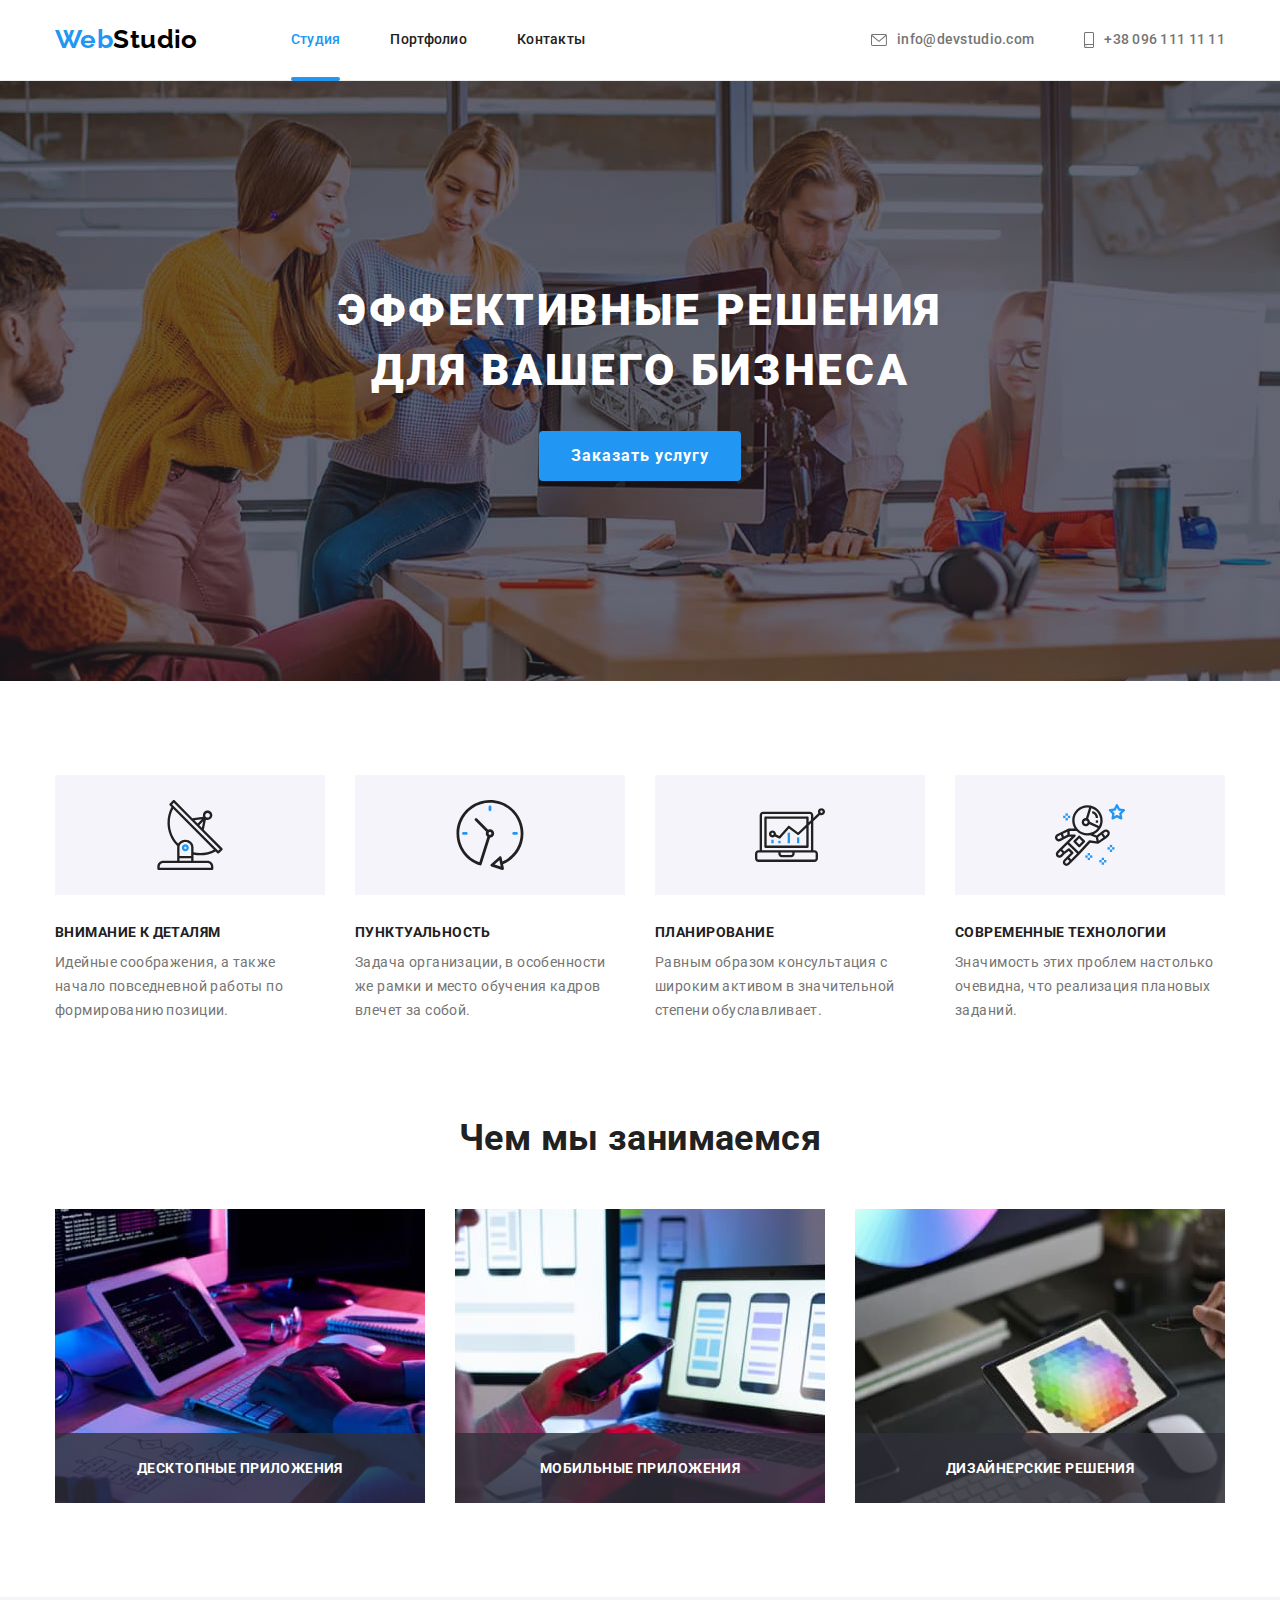
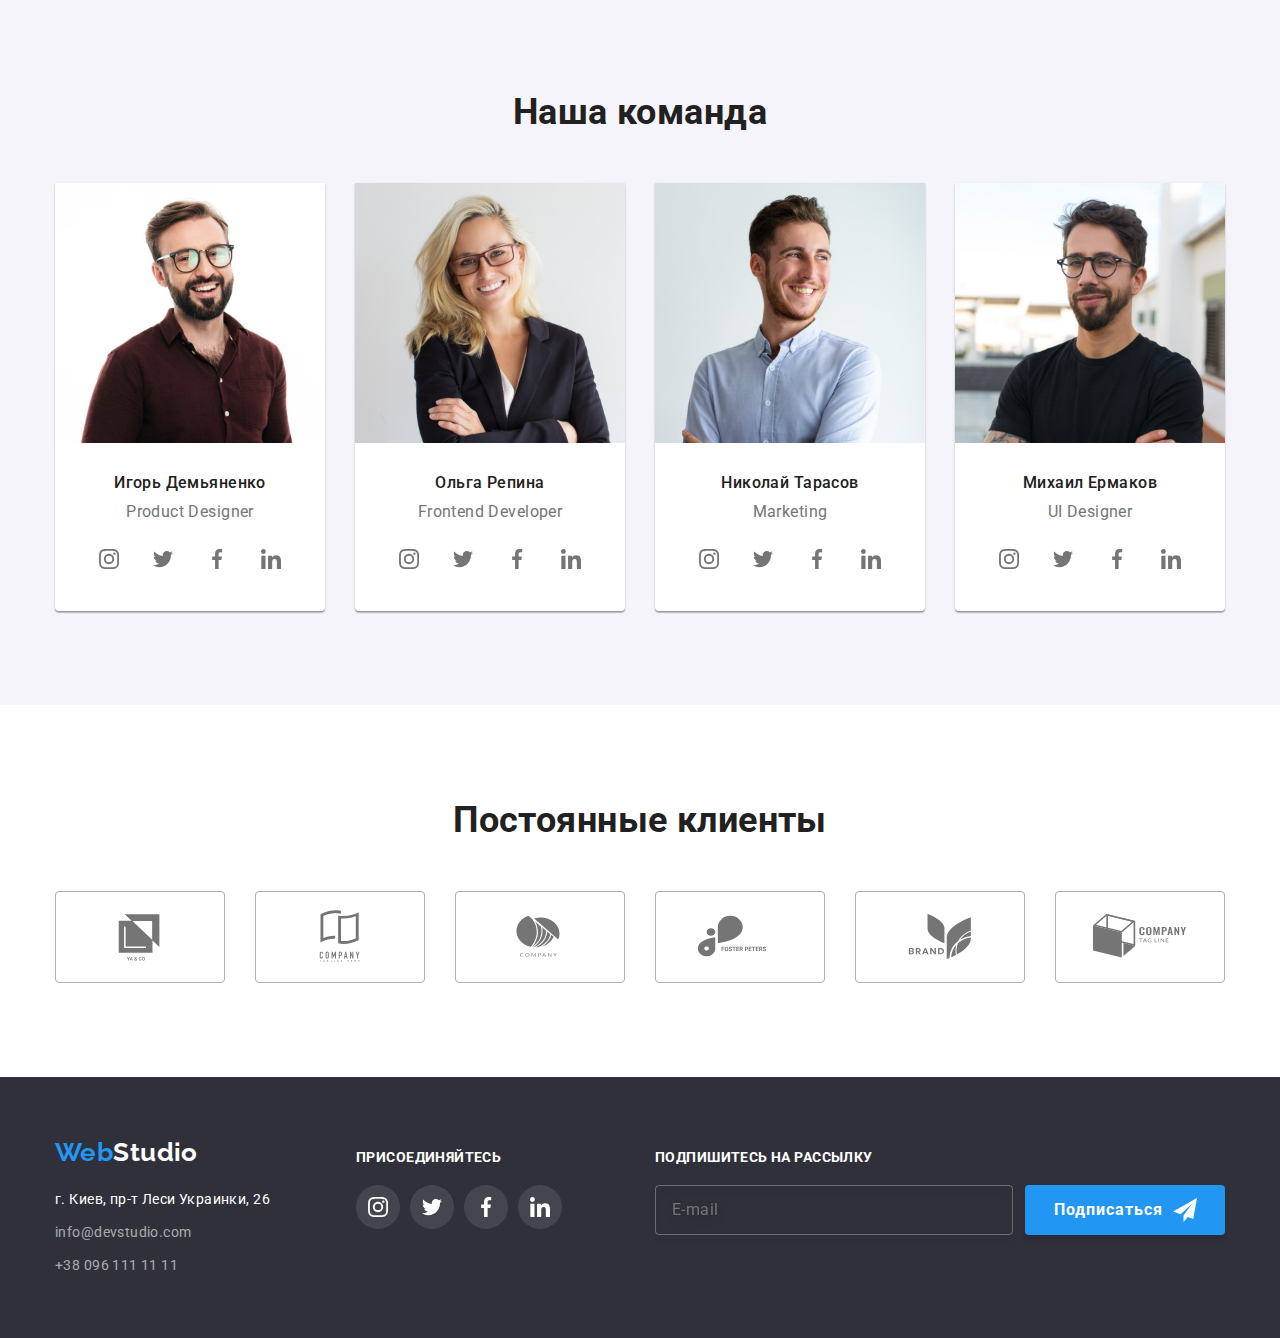
<file: index.html>
<!DOCTYPE html>
<html lang="ru">
  <head>
    <meta charset="UTF-8" />
    <meta http-equiv="X-UA-Compatible" content="IE=edge" />
    <meta name="viewport" content="width=device-width, initial-scale=1.0" />
    <title>Студия</title>
    <link
      rel="stylesheet"
      href="https://fonts.googleapis.com/css2?family=Raleway:wght@700&family=Roboto:wght@400;500;700;900&display=swap"
    />
    <link
      rel="stylesheet"
      href="https://cdnjs.cloudflare.com/ajax/libs/modern-normalize/1.1.0/modern-normalize.min.css"
    />
    <link rel="stylesheet" href="./css/styles.css" />
  </head>

  <body>
    <header class="page-header">
      <div class="container">
        <nav>
          <a class="logo link" href="./index.html"
            >Web<span class="accent">Studio</span></a
          >
          <ul class="site-nav list">
            <li class="item">
              <a class="link current" href="./index.html">Студия</a>
            </li>
            <li class="item">
              <a class="link" href="./portfolio.html">Портфолио</a>
            </li>
            <li class="item">
              <a class="link" href="">Контакты</a>
            </li>
          </ul>
        </nav>
        <ul class="auth-nav list">
          <li class="item">
            <a class="link" href="mailto:info@devstudio.com">
              <svg class="icon-envelope" width="16" height="12">
                <use href="./images/sprite.svg#icon-envelope"></use>
              </svg>
              info@devstudio.com
            </a>
          </li>
          <li class="item">
            <a class="link" href="tel:+380961111111">
              <svg class="icon-smartphone" width="10" height="16">
                <use href="./images/sprite.svg#icon-smartphone"></use>
              </svg>
              +38 096 111 11 11
            </a>
          </li>
        </ul>
      </div>
    </header>

    <main>
      <section class="hero">
        <h1 class="hero-title">Эффективные решения для вашего бизнеса</h1>
        <button class="hero-button" type="button" data-modal-open>
          Заказать услугу
        </button>
      </section>
      <section class="section">
        <h2 class="section-title visually-hidden">Наши преимущества</h2>
        <ul class="advantages list container">
          <li class="item">
            <div class="icon-container">
              <svg width="70" height="70">
                <use href="./images/sprite.svg#icon-antenna"></use>
              </svg>
            </div>
            <h3 class="title">Внимание к деталям</h3>
            <p>
              Идейные соображения, а также начало повседневной работы по
              формированию позиции.
            </p>
          </li>
          <li class="item">
            <div class="icon-container">
              <svg width="70" height="70">
                <use href="./images/sprite.svg#icon-clock"></use>
              </svg>
            </div>
            <h3 class="title">Пунктуальность</h3>
            <p>
              Задача организации, в особенности же рамки и место обучения кадров
              влечет за собой.
            </p>
          </li>
          <li class="item">
            <div class="icon-container">
              <svg width="70" height="70">
                <use href="./images/sprite.svg#icon-diagram"></use>
              </svg>
            </div>
            <h3 class="title">Планирование</h3>
            <p>
              Равным образом консультация с широким активом в значительной
              степени обуславливает.
            </p>
          </li>
          <li class="item">
            <div class="icon-container">
              <svg width="70" height="70">
                <use href="./images/sprite.svg#icon-astronaut"></use>
              </svg>
            </div>
            <h3 class="title">Современные технологии</h3>
            <p>
              Значимость этих проблем настолько очевидна, что реализация
              плановых заданий.
            </p>
          </li>
        </ul>
      </section>
      <section class="section specialization">
        <div class="container">
          <h2 class="section-title">Чем мы занимаемся</h2>
          <ul class="list">
            <li class="item">
              <div class="thumb">
                <img
                  src="./images/img1.1.jpg"
                  alt="изображение программиста, работающего за своим столом в офисе, крупным планом"
                  width="370"
                />
                <h3 class="title">Десктопные приложения</h3>
              </div>
            </li>
            <li class="item">
              <div class="thumb">
                <img
                  src="./images/img1.2.jpg"
                  alt="веб-дизайнер со смартфоном в руке разрабатывает интерфейс мобильного приложения за своим ноутбуком, крупным планом"
                  width="370"
                />
                <h3 class="title">Мобильные приложения</h3>
              </div>
            </li>
            <li class="item">
              <div class="thumb">
                <img
                  src="./images/img1.3.jpg"
                  alt="креативный веб-дизайнер выбирает цветовую гамму из палитры цветов на своём планшете, крупным планом"
                  width="370"
                />
                <h3 class="title">Дизайнерские решения</h3>
              </div>
            </li>
          </ul>
        </div>
      </section>
      <section class="section team">
        <div class="container">
          <h2 class="section-title">Наша команда</h2>
          <ul class="list">
            <li class="item">
              <img
                src="./images/img2.1.jpg"
                alt="фотография мужчины, улыбающийся шатен с лёгкой бородой и в очках"
                width="270"
              />
              <h3 class="title">Игорь Демьяненко</h3>
              <p class="position" lang="en">Product Designer</p>
              <ul class="social-link list">
                <li>
                  <a class="link" href="#" aria-label="instagramm link">
                    <svg class="icon" width="20" height="20">
                      <use href="./images/sprite.svg#icon-instagram"></use>
                    </svg>
                  </a>
                </li>
                <li>
                  <a class="link" href="#" aria-label="twitter-link">
                    <svg class="icon" width="20" height="20">
                      <use href="./images/sprite.svg#icon-twitter"></use>
                    </svg>
                  </a>
                </li>
                <li>
                  <a class="link" href="#" aria-label="facebook link">
                    <svg class="icon" width="20" height="20">
                      <use href="./images/sprite.svg#icon-facebook"></use>
                    </svg>
                  </a>
                </li>
                <li>
                  <a class="link" href="#" aria-label="linkedin link">
                    <svg class="icon" width="20" height="20">
                      <use href="./images/sprite.svg#icon-linkedin"></use>
                    </svg>
                  </a>
                </li>
              </ul>
            </li>
            <li class="item">
              <img
                src="./images/img2.2.jpg"
                alt="фотография женщины, улыбающаяся блондинка с длинными волосами и в очках"
                width="270"
              />
              <h3 class="title">Ольга Репина</h3>
              <p class="position" lang="en">Frontend Developer</p>
              <ul class="social-link list">
                <li>
                  <a class="link" href="#" aria-label="instagramm link">
                    <svg class="icon" width="20" height="20">
                      <use href="./images/sprite.svg#icon-instagram"></use>
                    </svg>
                  </a>
                </li>
                <li>
                  <a class="link" href="#" aria-label="twitter-link">
                    <svg class="icon" width="20" height="20">
                      <use href="./images/sprite.svg#icon-twitter"></use>
                    </svg>
                  </a>
                </li>
                <li>
                  <a class="link" href="#" aria-label="facebook link">
                    <svg class="icon" width="20" height="20">
                      <use href="./images/sprite.svg#icon-facebook"></use>
                    </svg>
                  </a>
                </li>
                <li>
                  <a class="link" href="#" aria-label="linkedin link">
                    <svg class="icon" width="20" height="20">
                      <use href="./images/sprite.svg#icon-linkedin"></use>
                    </svg>
                  </a>
                </li>
              </ul>
            </li>
            <li class="item">
              <img
                src="./images/img2.3.jpg"
                alt="фотография мужчины, улыбающийся шатен с бородой-щетиной"
                width="270"
              />
              <h3 class="title">Николай Тарасов</h3>
              <p class="position" lang="en">Marketing</p>
              <ul class="social-link list">
                <li>
                  <a class="link" href="#" aria-label="instagramm link">
                    <svg class="icon" width="20" height="20">
                      <use href="./images/sprite.svg#icon-instagram"></use>
                    </svg>
                  </a>
                </li>
                <li>
                  <a class="link" href="#" aria-label="twitter-link">
                    <svg class="icon" width="20" height="20">
                      <use href="./images/sprite.svg#icon-twitter"></use>
                    </svg>
                  </a>
                </li>
                <li>
                  <a class="link" href="#" aria-label="facebook link">
                    <svg class="icon" width="20" height="20">
                      <use href="./images/sprite.svg#icon-facebook"></use>
                    </svg>
                  </a>
                </li>
                <li>
                  <a class="link" href="#" aria-label="linkedin link">
                    <svg class="icon" width="20" height="20">
                      <use href="./images/sprite.svg#icon-linkedin"></use>
                    </svg>
                  </a>
                </li>
              </ul>
            </li>
            <li class="item">
              <img
                src="./images/img2.4.jpg"
                alt="фотография мужчины, улыбающийся брюнет с лёгкой бородой и в очках"
                width="270"
              />
              <h3 class="title">Михаил Ермаков</h3>
              <p class="position" lang="en">UI Designer</p>
              <ul class="social-link list">
                <li>
                  <a class="link" href="#" aria-label="instagramm link">
                    <svg class="icon" width="20" height="20">
                      <use href="./images/sprite.svg#icon-instagram"></use>
                    </svg>
                  </a>
                </li>
                <li>
                  <a class="link" href="#" aria-label="twitter-link">
                    <svg class="icon" width="20" height="20">
                      <use href="./images/sprite.svg#icon-twitter"></use>
                    </svg>
                  </a>
                </li>
                <li>
                  <a class="link" href="#" aria-label="facebook link">
                    <svg class="icon" width="20" height="20">
                      <use href="./images/sprite.svg#icon-facebook"></use>
                    </svg>
                  </a>
                </li>
                <li>
                  <a class="link" href="#" aria-label="linkedin link">
                    <svg class="icon" width="20" height="20">
                      <use href="./images/sprite.svg#icon-linkedin"></use>
                    </svg>
                  </a>
                </li>
              </ul>
            </li>
          </ul>
        </div>
      </section>
      <section class="section">
        <div class="container">
          <h2 class="section-title">Постоянные клиенты</h2>
          <ul class="clients list">
            <li class="item">
              <a class="link" href="" aria-label="ya and co link">
                <svg class="icon" width="106" height="60">
                  <use href="./images/sprite.svg#icon-logo-client1"></use>
                </svg>
              </a>
            </li>
            <li class="item">
              <a class="link" href="" aria-label="company tagline here link">
                <svg class="icon" width="106" height="60">
                  <use href="./images/sprite.svg#icon-logo-client2"></use>
                </svg>
              </a>
            </li>
            <li class="item">
              <a class="link" href="" aria-label="company link">
                <svg class="icon" width="106" height="60">
                  <use href="./images/sprite.svg#icon-logo-client3"></use>
                </svg>
              </a>
            </li>
            <li class="item">
              <a class="link" href="" aria-label="foster peters link">
                <svg class="icon" width="106" height="60">
                  <use href="./images/sprite.svg#icon-logo-client4"></use>
                </svg>
              </a>
            </li>
            <li class="item">
              <a class="link" href="" aria-label="brand link">
                <svg class="icon" width="106" height="60">
                  <use href="./images/sprite.svg#icon-logo-client5"></use>
                </svg>
              </a>
            </li>
            <li class="item">
              <a class="link" href="" aria-label="company tag line link">
                <svg class="icon" width="106" height="60">
                  <use href="./images/sprite.svg#icon-logo-client6"></use>
                </svg>
              </a>
            </li>
          </ul>
        </div>
      </section>
    </main>

    <footer class="page-footer">
      <div class="container">
        <div class="footer-adress-container">
          <a class="logo link" href="./index.html"
            >Web<span class="accent">Studio</span></a
          >
          <address>
            <ul class="list address-links">
              <li class="item">
                <a
                  class="link googlmaps"
                  href="https://goo.gl/maps/piqngm7oDQpEDh6u6"
                  target="_blank"
                  rel="noopener nofollow noreferrer"
                  >г. Киев, пр-т Леси Украинки, 26</a
                >
              </li>
              <li class="item">
                <a class="link contacts" href="mailto:info@devstudio.com"
                  >info@devstudio.com</a
                >
              </li>
              <li class="item">
                <a class="link contacts" href="tel:+380961111111"
                  >+38 096 111 11 11</a
                >
              </li>
            </ul>
          </address>
        </div>
        <div class="footer-join-container">
          <h2 class="title">присоединяйтесь</h2>
          <ul class="social-link list">
            <li>
              <a class="link" href="#" aria-label="instagramm link">
                <svg class="icon" width="20" height="20">
                  <use href="./images/sprite.svg#icon-instagram"></use>
                </svg>
              </a>
            </li>
            <li>
              <a class="link" href="#" aria-label="twitter-link">
                <svg class="icon" width="20" height="20">
                  <use href="./images/sprite.svg#icon-twitter"></use>
                </svg>
              </a>
            </li>
            <li>
              <a class="link" href="#" aria-label="facebook link">
                <svg class="icon" width="20" height="20">
                  <use href="./images/sprite.svg#icon-facebook"></use>
                </svg>
              </a>
            </li>
            <li>
              <a class="link" href="#" aria-label="linkedin link">
                <svg class="icon" width="20" height="20">
                  <use href="./images/sprite.svg#icon-linkedin"></use>
                </svg>
              </a>
            </li>
          </ul>
        </div>
        <form class="footer-subscribe-form js-subscribe-form">
          <label class="form-label">
            <input
              class="form-input"
              type="email"
              name="mail"
              placeholder="E-mail"
              autocomplete="on"
            />Подпишитесь на рассылку</label
          >

          <button class="footer-subscribe-button" type="submit">
            Подписаться
            <svg class="icon" width="24" height="24">
              <use href="./images/sprite.svg#icon-send"></use>
            </svg>
          </button>
        </form>
      </div>
    </footer>
    <div class="hero-backdrop is-hidden" data-modal>
      <div class="hero-modal">
        <button class="hero-data-close-modal" data-modal-close>
          <svg class="hero-data-close-modal-icon" width="18" height="18">
            <use href="./images/sprite.svg#icon-close"></use>
          </svg>
        </button>
        <form class="modal-form js-order-service-form">
          <strong class="title">Оставьте свои данные, мы вам перезвоним</strong>
          <div class="data-box">
            <label class="item">
              <input class="form-input" type="text" name="name" />
              <span class="form-label">Имя</span>
              <svg class="modal-form-data-icon" width="18" height="18">
                <use href="./images/sprite.svg#icon-person"></use>
              </svg>
            </label>
            <label class="item">
              <input class="form-input" type="tel" name="tel" />
              <span class="form-label">Телефон</span>
              <svg class="modal-form-data-icon" width="18" height="18">
                <use href="./images/sprite.svg#icon-phone"></use>
              </svg>
            </label>
            <label class="item">
              <input class="form-input" type="email" name="mail" />
              <span class="form-label">Почта</span>
              <svg class="modal-form-data-icon" width="18" height="18">
                <use href="./images/sprite.svg#icon-email"></use>
              </svg>
            </label>
          </div>
          <label class="form-message">
            <span class="form-label textarea">Комментарий</span>
            <textarea
              class="form-textarea"
              name="comment"
              rows="6"
              placeholder="Введите текст"
            ></textarea>
          </label>

          <label class="form-label agreement">
            <input
              class="checkbox visually-hidden"
              type="checkbox"
              name="agreement"
            />
            <span class="checkbox-icon"></span>
            <span>
              Соглашаюсь с рассылкой и принимаю
              <a class="agreement-link-modal" href="">Условия договора</a>
            </span>
          </label>
          <button class="modal-send-button" type="submit">Отправить</button>
        </form>
      </div>
    </div>
    <script src="./js/modal.js"></script>
    <script src="./js/footer.js"></script>
  </body>
</html>
</file>
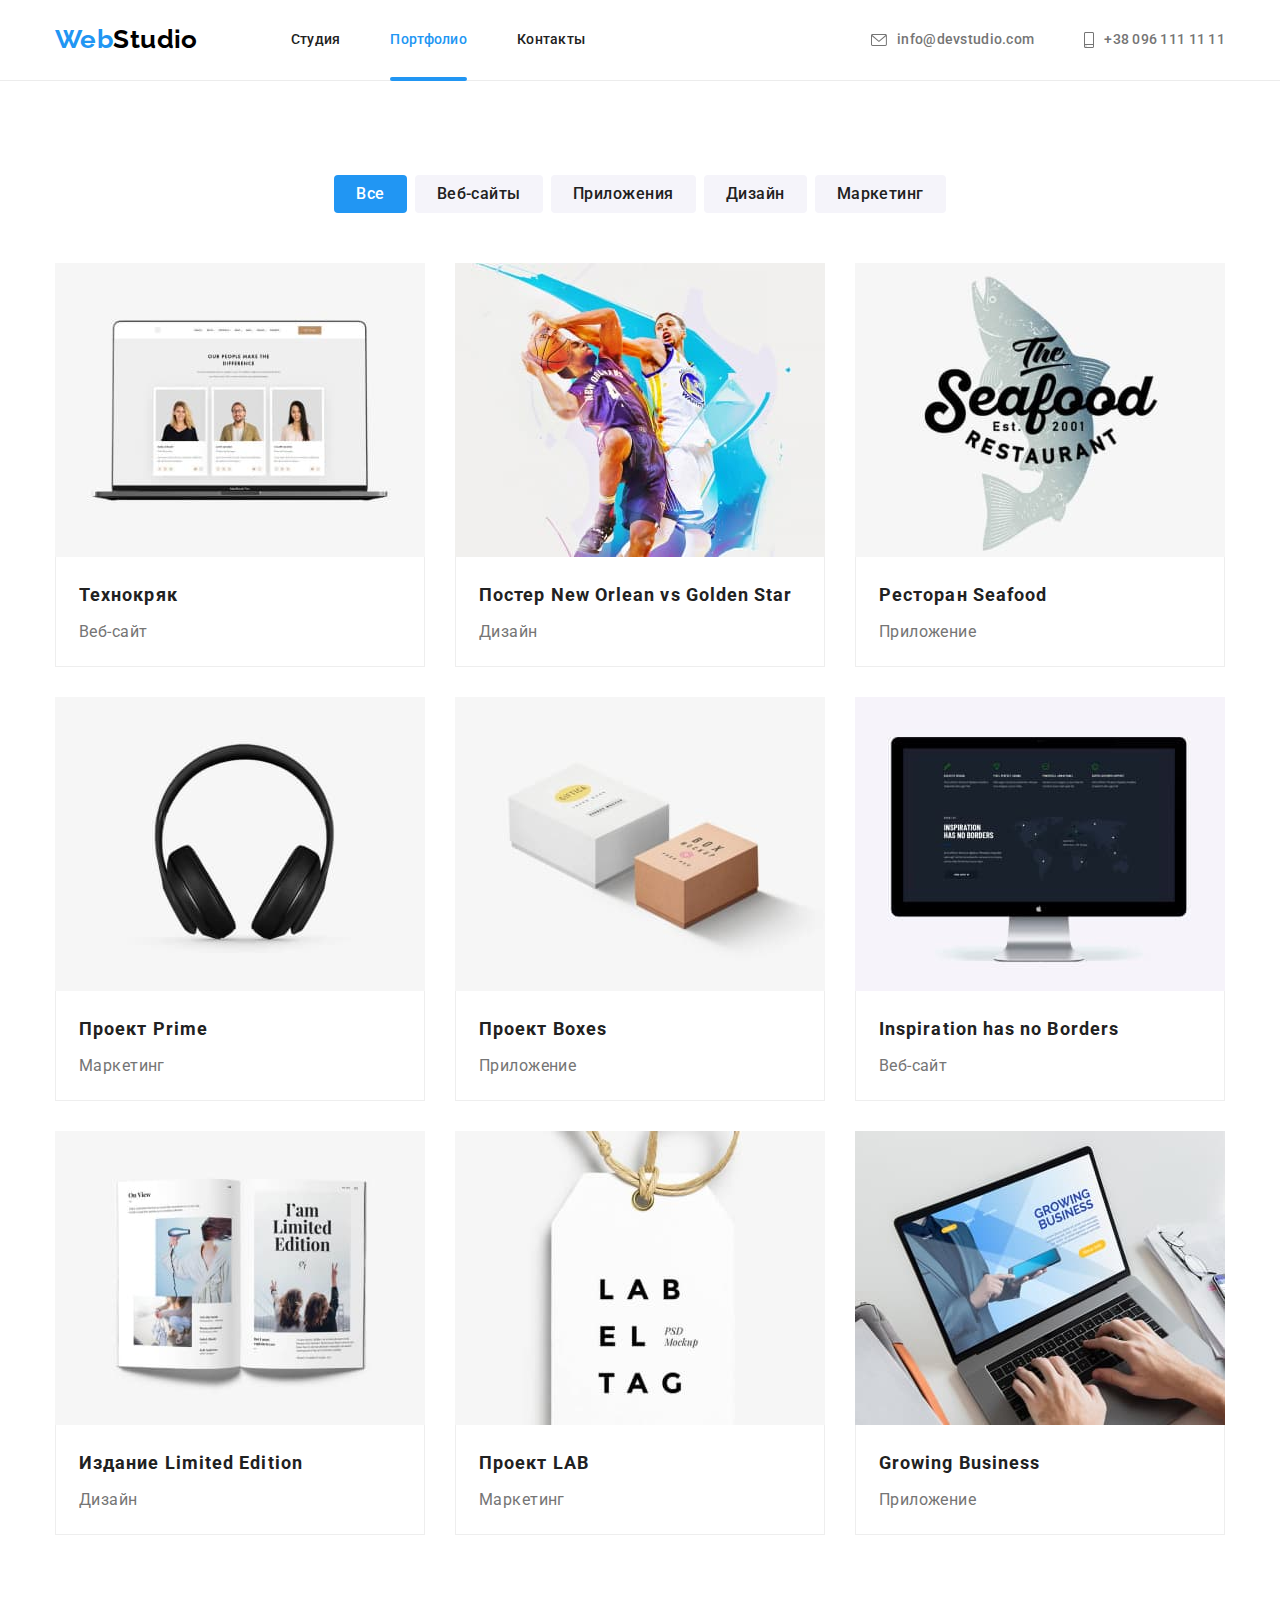
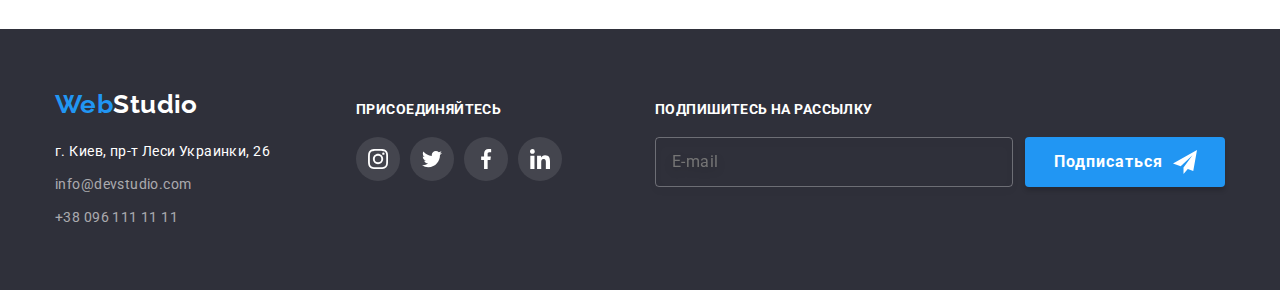
<file: portfolio.html>
<!DOCTYPE html>
<html lang="ru">
  <head>
    <meta charset="UTF-8" />
    <meta http-equiv="X-UA-Compatible" content="IE=edge" />
    <meta name="viewport" content="width=device-width, initial-scale=1.0" />
    <title>Портфолио</title>
    <link
      rel="stylesheet"
      href="https://fonts.googleapis.com/css2?family=Raleway:wght@700&family=Roboto:wght@400;500;700;900&display=swap"
    />
    <link
      rel="stylesheet"
      href="https://cdnjs.cloudflare.com/ajax/libs/modern-normalize/1.1.0/modern-normalize.min.css"
    />
    <link rel="stylesheet" href="./css/styles.css" />
  </head>

  <body>
    <header class="page-header">
      <div class="container">
        <nav>
          <a class="logo link" href="./index.html"
            >Web<span class="accent">Studio</span></a
          >
          <ul class="site-nav list">
            <li class="item">
              <a class="link" href="./index.html">Студия</a>
            </li>
            <li class="item">
              <a class="link current" href="./portfolio.html">Портфолио</a>
            </li>
            <li class="item">
              <a class="link" href="">Контакты</a>
            </li>
          </ul>
        </nav>
        <ul class="auth-nav list">
          <li class="item">
            <a class="link" href="mailto:info@devstudio.com">
              <svg class="icon-envelope" width="16" height="12">
                <use href="./images/sprite.svg#icon-envelope"></use>
              </svg>
              info@devstudio.com
            </a>
          </li>
          <li class="item">
            <a class="link" href="tel:+380961111111">
              <svg class="icon-smartphone" width="10" height="16">
                <use href="./images/sprite.svg#icon-smartphone"></use>
              </svg>
              +38 096 111 11 11
            </a>
          </li>
        </ul>
      </div>
    </header>

    <main class="portfolio">
      <section class="section">
        <div class="container">
          <h1 class="visually-hidden">Наши работы</h1>
          <ul class="portfolio-nav list">
            <li class="item">
              <button class="portfolio-nav-button see" type="button">
                Все
              </button>
            </li>
            <li class="item">
              <button class="portfolio-nav-button" type="button">
                Веб-сайты
              </button>
            </li>
            <li class="item">
              <button class="portfolio-nav-button" type="button">
                Приложения
              </button>
            </li>
            <li class="item">
              <button class="portfolio-nav-button" type="button">Дизайн</button>
            </li>
            <li class="item">
              <button class="portfolio-nav-button" type="button">
                Маркетинг
              </button>
            </li>
          </ul>
          <ul class="works list">
            <li class="item">
              <a class="link" href="">
                <div class="works-thumb">
                  <img
                    src="./images/img3.1.jpg"
                    alt="изображение макбука с красиво оформленным веб-сайтом на экране"
                    width="370"
                  />
                  <p class="works-overlay">
                    Ресурс предлагает комплексные предложения с разным уровнем
                    функционала и сервисов. Все это позволит посетителю получить
                    исчерпывающие сведения о компании или частном лице.
                  </p>
                </div>
                <div class="signature">
                  <h3 class="title">Технокряк</h3>
                  <p class="kind-of">Веб-сайт</p>
                </div>
              </a>
            </li>
            <li class="item">
              <a class="link" href="">
                <div class="works-thumb">
                  <img
                    src="./images/img3.2.jpg"
                    alt="изображение постера с баскетболистами, которые в прыжке борются за мяч"
                    width="370"
                  />
                  <p class="works-overlay">
                    Ресурс предлагает комплексные предложения с разным уровнем
                    функционала и сервисов. Все это позволит посетителю получить
                    исчерпывающие сведения о компании или частном лице.
                  </p>
                </div>
                <div class="signature">
                  <h3 class="title">Постер New Orlean vs Golden Star</h3>
                  <p class="kind-of">Дизайн</p>
                </div>
              </a>
            </li>
            <li class="item">
              <a class="link" href="">
                <div class="works-thumb">
                  <img
                    src="./images/img3.3.jpg"
                    alt="изображение красивой надписи c названием ресторана на фоне большой рыбы"
                    width="370"
                  />
                  <p class="works-overlay">
                    Ресурс предлагает комплексные предложения с разным уровнем
                    функционала и сервисов. Все это позволит посетителю получить
                    исчерпывающие сведения о компании или частном лице.
                  </p>
                </div>
                <div class="signature">
                  <h3 class="title">Ресторан Seafood</h3>
                  <p class="kind-of">Приложение</p>
                </div>
              </a>
            </li>
            <li class="item">
              <a class="link" href="">
                <div class="works-thumb">
                  <img
                    src="./images/img3.4.jpg"
                    alt="изображение наушников закрытого типа"
                    width="370"
                  />
                  <p class="works-overlay">
                    Ресурс предлагает комплексные предложения с разным уровнем
                    функционала и сервисов. Все это позволит посетителю получить
                    исчерпывающие сведения о компании или частном лице.
                  </p>
                </div>
                <div class="signature">
                  <h3 class="title">Проект Prime</h3>
                  <p class="kind-of">Маркетинг</p>
                </div>
              </a>
            </li>
            <li class="item">
              <a class="link" href="">
                <div class="works-thumb">
                  <img
                    src="./images/img3.5.jpg"
                    alt="изображение двух картонных коробок разной формы и цвета"
                    width="370"
                  />
                  <p class="works-overlay">
                    Ресурс предлагает комплексные предложения с разным уровнем
                    функционала и сервисов. Все это позволит посетителю получить
                    исчерпывающие сведения о компании или частном лице.
                  </p>
                </div>
                <div class="signature">
                  <h3 class="title">Проект Boxes</h3>
                  <p class="kind-of">Приложение</p>
                </div>
              </a>
            </li>
            <li class="item">
              <a class="link" href="">
                <div class="works-thumb">
                  <img
                    src="./images/img3.6.jpg"
                    alt="изображение красиво оформленного сайта на экране эппл ай мак"
                    width="370"
                  />
                  <p class="works-overlay">
                    Ресурс предлагает комплексные предложения с разным уровнем
                    функционала и сервисов. Все это позволит посетителю получить
                    исчерпывающие сведения о компании или частном лице.
                  </p>
                </div>
                <div class="signature">
                  <h3 class="title">Inspiration has no Borders</h3>
                  <p class="kind-of">Веб-сайт</p>
                </div>
              </a>
            </li>
            <li class="item">
              <a class="link" href="">
                <div class="works-thumb">
                  <img
                    src="./images/img3.7.jpg"
                    alt="изображение красиво свёрстанного журнала в развороте, с фотогравиями и статьями"
                    width="370"
                  />
                  <p class="works-overlay">
                    Ресурс предлагает комплексные предложения с разным уровнем
                    функционала и сервисов. Все это позволит посетителю получить
                    исчерпывающие сведения о компании или частном лице.
                  </p>
                </div>
                <div class="signature">
                  <h3 class="title">Издание Limited Edition</h3>
                  <p class="kind-of">Дизайн</p>
                </div>
              </a>
            </li>
            <li class="item">
              <a class="link" href="">
                <div class="works-thumb">
                  <img
                    src="./images/img3.8.jpg"
                    alt="изображение бирки с надписью на английском Лаб эль таг"
                    width="370"
                  />
                  <p class="works-overlay">
                    Ресурс предлагает комплексные предложения с разным уровнем
                    функционала и сервисов. Все это позволит посетителю получить
                    исчерпывающие сведения о компании или частном лице.
                  </p>
                </div>
                <div class="signature">
                  <h3 class="title">Проект LAB</h3>
                  <p class="kind-of">Маркетинг</p>
                </div>
              </a>
            </li>
            <li class="item">
              <a class="link" href="">
                <div class="works-thumb">
                  <img
                    src="./images/img3.9.jpg"
                    alt="изображение экрана ноутбука на котором открыт сайт приложения. Название которого на английском-Гроувин бизнесс"
                    width="370"
                  />
                  <p class="works-overlay">
                    Ресурс предлагает комплексные предложения с разным уровнем
                    функционала и сервисов. Все это позволит посетителю получить
                    исчерпывающие сведения о компании или частном лице.
                  </p>
                </div>
                <div class="signature">
                  <h3 class="title">Growing Business</h3>
                  <p class="kind-of">Приложение</p>
                </div>
              </a>
            </li>
          </ul>
        </div>
      </section>
    </main>

    <footer class="page-footer">
      <div class="container">
        <div class="footer-adress-container">
          <a class="logo link" href="./index.html"
            >Web<span class="accent">Studio</span></a
          >
          <address>
            <ul class="list address-links">
              <li class="item">
                <a
                  class="link googlmaps"
                  href="https://goo.gl/maps/piqngm7oDQpEDh6u6"
                  target="_blank"
                  rel="noopener nofollow noreferrer"
                  >г. Киев, пр-т Леси Украинки, 26</a
                >
              </li>
              <li class="item">
                <a class="link contacts" href="mailto:info@devstudio.com"
                  >info@devstudio.com</a
                >
              </li>
              <li class="item">
                <a class="link contacts" href="tel:+380961111111"
                  >+38 096 111 11 11</a
                >
              </li>
            </ul>
          </address>
        </div>
        <div class="footer-join-container">
          <h2 class="title">присоединяйтесь</h2>
          <ul class="social-link list">
            <li>
              <a class="link" href="#" aria-label="instagramm link">
                <svg class="icon" width="20" height="20">
                  <use href="./images/sprite.svg#icon-instagram"></use>
                </svg>
              </a>
            </li>
            <li>
              <a class="link" href="#" aria-label="twitter-link">
                <svg class="icon" width="20" height="20">
                  <use href="./images/sprite.svg#icon-twitter"></use>
                </svg>
              </a>
            </li>
            <li>
              <a class="link" href="#" aria-label="facebook link">
                <svg class="icon" width="20" height="20">
                  <use href="./images/sprite.svg#icon-facebook"></use>
                </svg>
              </a>
            </li>
            <li>
              <a class="link" href="#" aria-label="linkedin link">
                <svg class="icon" width="20" height="20">
                  <use href="./images/sprite.svg#icon-linkedin"></use>
                </svg>
              </a>
            </li>
          </ul>
        </div>
        <form class="footer-subscribe-form js-subscribe-form">
          <label class="form-label">
            <input
              class="form-input"
              type="email"
              name="mail"
              placeholder="E-mail"
              autocomplete="on"
            />Подпишитесь на рассылку</label
          >

          <button class="footer-subscribe-button" type="submit">
            Подписаться
            <svg class="icon" width="24" height="24">
              <use href="./images/sprite.svg#icon-send"></use>
            </svg>
          </button>
        </form>
      </div>
    </footer>
  </body>
</html>
</file>
<file: css/styles.css>
:root {
  --animation-works-overlay: transform 250ms cubic-bezier(0.4, 0, 0.2, 1),
    opacity 250ms cubic-bezier(0.4, 0, 0.2, 1);
  --transition-duration: 250ms;
  --transition-duration-modal: 950ms;
  --transition-timing-function: cubic-bezier(0.4, 0, 0.2, 1);

  --primary-bg-color: #ffffff;
  --footer-bg-color: #2f303a;
  --footer-logo-accent-color: #ffffff;
  --footer-social-link-color: rgba(255, 255, 255, 0.1);
  --advantages-icon-bg-color: #f5f4fa;
  --section-team-bg-color: #f5f4fa;
  --hero-bg-color: #2f303a;
  --hero-title-color: #ffffff;
  --button-active-text-color: #ffffff;
  --primary-text-color: #757575;
  --title-text-color: #212121;
  --accent-blue-color: #2196f3;
  --accent-black-color: #000000;
  --address-links-color: rgba(255, 255, 255, 0.6);
  --portfolio-button-bg-color: #f5f4fa;
  --header-border-color: #ececec;
  --signature-works-border-color: #eeeeee;
  --icon-color: #afb1b8;
  --backdrop-bg-color: rgba(0, 0, 0, 0.2);
  --works-overlay-bg-color: rgba(33, 150, 243, 0.9);
  --placeholder-color: rgba(117, 117, 117, 0.5);
}

html {
  box-sizing: border-box;
}

h1,
h2,
h3,
h4,
h5,
h6,
p {
  margin-top: 0px;
}

p {
  margin-bottom: 0px;
}

.list {
  padding: 0px;
  margin: 0px;

  list-style: none;
}

.link {
  text-decoration: none;
  color: inherit;
}

img {
  display: block;
  max-width: 100%;
  height: auto;
}

address {
  font-style: normal;
}

body {
  background-color: var(--primary-bg-color);
  color: var(--primary-text-color);

  font-family: "Roboto", sans-serif;
  font-size: 14px;
  line-height: 1.71;
  letter-spacing: 0.03em;
}

.section {
  padding-top: 94px;
  padding-bottom: 94px;
}

button {
  font: inherit;
  border: none;

  cursor: pointer;
}

.visually-hidden {
  position: absolute;
  width: 1px;
  height: 1px;
  margin: -1px;
  border: 0;
  padding: 0;
  white-space: nowrap;
  clip-path: inset(100%);
  clip: rect(0 0 0 0);
  overflow: hidden;
}

.container {
  width: 1200px;
  padding: 0px 15px;
  margin-left: auto;
  margin-right: auto;
}

.page-header {
  width: 100%;
  background-color: var(--primary-bg-color);
  border-bottom: 1px solid var(--header-border-color);
}

.page-header .container {
  display: flex;
  align-items: center;
  justify-content: space-between;
}

.page-header nav {
  display: flex;
  align-items: center;
}

.logo {
  color: var(--accent-blue-color);
  font-family: "Raleway", sans-serif;
  font-weight: 700;
  font-size: 26px;
  line-height: 1.2;
}

.page-header .logo {
  margin-right: 93px;
  padding-top: 24px;
  padding-bottom: 25px;
}

.page-header .logo .accent {
  color: var(--accent-black-color);
}

.page-header .site-nav {
  display: flex;
}

.site-nav .item + .item {
  margin-left: 50px;
}

.site-nav .link,
.auth-nav .link {
  padding-top: 32px;
  padding-bottom: 32px;

  color: var(--title-text-color);
  font-weight: 500;
  line-height: 1.14;
  letter-spacing: 0.02em;

  transition-property: color;
  transition-duration: var(--transition-duration);
  transition-timing-function: var(--transition-timing-function);
}

.site-nav .link:hover,
.site-nav .link:focus,
.auth-nav .link:hover,
.auth-nav .link:focus {
  color: var(--accent-blue-color);
}

.site-nav .link.current {
  position: relative;

  color: var(--accent-blue-color);
}

.site-nav .link.current::after {
  content: "";

  position: absolute;

  display: block;
  width: 100%;
  height: 4px;
  bottom: -1px;

  border-radius: 2px;
  background-color: var(--accent-blue-color);

  transform: translateY(1px);
}
.auth-nav {
  display: flex;
}

.auth-nav .item + .item {
  margin-left: 50px;
}

.auth-nav .link {
  display: flex;
  gap: 10px;
  align-items: center;
  color: var(--primary-text-color);
}

.auth-nav .icon-envelope,
.auth-nav .icon-smartphone {
  fill: currentColor;
}

.page-footer {
  padding: 60px 0px;

  background-color: var(--footer-bg-color);
}

.page-footer .container {
  position: relative;
  display: flex;
}

.footer-adress-container {
  width: 231px;
  margin-right: 70px;
}

.page-footer .logo {
  display: inline-block;
  margin-bottom: 20px;
}

.page-footer .logo .accent {
  color: var(--footer-logo-accent-color);
}

.address-links .link {
  color: var(--address-links-color);
  font-style: normal;

  transition-property: color;
  transition-duration: var(--transition-duration);
  transition-timing-function: var(--transition-timing-function);
}

.link.contacts:hover,
.link.contacts:focus {
  color: var(--accent-blue-color);
}

.address-links .item + .item {
  margin-top: 9px;
}

.link.googlmaps {
  color: var(--footer-logo-accent-color);
}

.footer-join-container .title {
  margin-top: 12px;
  margin-bottom: 20px;

  font-size: 14px;
  line-height: calc(16 / 14);
  text-transform: uppercase;

  color: var(--footer-logo-accent-color);
}
.footer-join-container .social-link {
  display: flex;
  gap: 10px;
}

.footer-join-container .link {
  background-color: var(--footer-social-link-color);

  transition-property: background-color;
  transition-duration: var(--transition-duration);
  transition-timing-function: var(--transition-timing-function);
}

.footer-join-container .link:hover,
.footer-join-container .link:focus {
  background: var(--accent-blue-color);
}

.footer-join-container .link .icon {
  fill: var(--footer-logo-accent-color);
}

.footer-subscribe-form {
  position: absolute;
  top: 12px;
  right: 15px;

  display: flex;
  width: 570px;
  height: 86px;
}

.footer-subscribe-form .form-label {
  position: absolute;
  bottom: 0;
  left: 0;

  display: flex;
  flex-direction: column-reverse;
  gap: 20px;

  width: 358px;

  font-weight: 700;
  font-size: 14px;
  line-height: calc(16 / 14);
  text-transform: uppercase;

  color: var(--primary-bg-color);
}

.footer-subscribe-form .form-input {
  padding-top: 14px;
  padding-bottom: 14px;
  padding-left: 16px;

  display: block;

  font-size: 16px;
  line-height: calc(20 / 16);
  letter-spacing: 0.03em;
  color: rgba(255, 255, 255, 0.6);
  background: transparent;
  border: 1px solid rgba(255, 255, 255, 0.3);
  filter: drop-shadow(0px 4px 4px rgba(0, 0, 0, 0.15));
  border-radius: 4px;
}

.footer-subscribe-button {
  position: absolute;
  bottom: 0;
  right: 0;

  padding-top: 10px;
  padding-bottom: 10px;
  padding-left: 29px;
  padding-right: 62px;
  min-width: 200px;
  min-height: 50px;

  font-weight: 700;
  font-size: 16px;
  line-height: calc(30 / 16);
  letter-spacing: 0.06em;

  color: var(--primary-bg-color);
  background: var(--accent-blue-color);
  box-shadow: 0px 4px 4px rgba(0, 0, 0, 0.15);
  border-radius: 4px;
}

.footer-subscribe-button .icon {
  position: absolute;
  top: 13px;
  right: 28px;
}

.hero {
  max-width: 1600px;
  margin-left: auto;
  margin-right: auto;
  padding-top: 200px;
  padding-bottom: 200px;

  background-color: var(--hero-bg-color);
  background-image: linear-gradient(
      rgba(47, 48, 58, 0.4),
      rgba(47, 48, 58, 0.4)
    ),
    url(../images/Img-bg-hero.jpg);
  background-repeat: no-repeat;
  background-size: cover;
  background-position: center;
}

.hero-title {
  width: 696px;
  margin: 0px auto 30px;

  color: var(--hero-title-color);
  font-weight: 900;
  font-size: 44px;
  line-height: 1.36;
  text-align: center;
  letter-spacing: 0.06em;
  text-transform: uppercase;
}

.hero-button {
  display: block;
  border-radius: 4px;
  padding: 10px 32px;
  margin: 0px auto 0px;
  min-width: 200px;

  background: var(--accent-blue-color);
  color: var(--button-active-text-color);
  font-weight: 700;
  font-size: 16px;
  line-height: 1.88;
  letter-spacing: 0.06em;

  box-shadow: 0px 4px 4px rgba(0, 0, 0, 0.15);
}

.hero-backdrop {
  z-index: 11;
  position: fixed;
  top: 0;
  left: 0;
  width: 100%;
  height: 100%;

  background-color: var(--backdrop-bg-color);

  transition-property: background-color, opacity, visibility;
  transition-duration: var(--transition-duration-modal);
  transition-timing-function: var(--transition-timing-function);
}

.hero-backdrop.is-hidden {
  opacity: 0;
  visibility: hidden;
  pointer-events: none;
}

.hero-modal {
  position: absolute;
  top: 50%;
  left: 50%;

  width: 528px;
  height: 581px;

  background-color: var(--primary-bg-color);
  box-shadow: 0px 1px 3px rgba(0, 0, 0, 0.12), 0px 1px 1px rgba(0, 0, 0, 0.14),
    0px 2px 1px rgba(0, 0, 0, 0.2);
  border-radius: 4px;

  transform: translate(-50%, -50%) scale(1) rotate(0);
  transition-property: transform, background-color;
  transition-duration: var(--transition-duration-modal);
  transition-timing-function: var(--transition-timing-function);
}

.hero-backdrop.is-hidden .hero-modal {
  background-color: transparent;
  transform: translate(-50%, -50%) scale(0.4) rotate(360deg);
}

.hero-data-close-modal {
  position: absolute;
  top: 8px;
  right: 8px;

  display: flex;
  justify-content: center;
  align-items: center;
  width: 30px;
  height: 30px;

  background-color: var(--primary-bg-color);
  border: 1px solid rgba(0, 0, 0, 0.1);
  border-radius: 50%;

  transition-property: color;
  transition-duration: var(--transition-duration);
  transition-timing-function: var(--transition-timing-function);
}

.hero-data-close-modal:hover,
.hero-data-close-modal:focus {
  color: var(--accent-blue-color);
}

.hero-data-close-modal-icon {
  fill: currentColor;
}

.modal-form {
  width: 100%;
  height: 100%;
  padding: 40px;
}

.modal-form .title {
  display: block;
  margin-bottom: 30px;

  font-size: 20px;
  line-height: calc(23 / 20);
  text-align: center;

  color: var(--title-text-color);
}

.modal-form .data-box {
  display: flex;
  flex-direction: column;
  gap: 28px;
}

.modal-form .item {
  position: relative;
}

.modal-form .form-message {
  position: relative;
}

.modal-form .data-box .form-label {
  display: block;
  position: absolute;
  top: 50%;
  left: 42px;

  transform: translateY(-50%);

  transition: transform var(--transition-duration)
    var(--transition-timing-function);

  text-align: start;
}

.modal-form .data-box .form-input:focus + .form-label,
.modal-form .data-box .form-input:not(:placeholder-shown) + .form-label {
  transform: translate(-42px, -38px);
}

.modal-form .form-label.textarea {
  display: block;
  position: absolute;

  transform: translateY(-18px);
}

.modal-form .form-textarea {
  display: block;
  margin-top: 28px;
  margin-bottom: 20px;
  padding: 12px 16px;
  resize: none;
}

.modal-form-data-icon {
  position: absolute;
  top: 50%;
  left: 0;

  transform: translate(15px, -50%);

  transition-property: fill;
  transition-duration: var(--transition-duration);
  transition-timing-function: var(--transition-timing-function);
}

.modal-form .data-box .form-input:focus ~ .modal-form-data-icon {
  fill: var(--accent-blue-color);
}

.modal-form .form-input,
.modal-form .form-textarea {
  display: block;
  width: 100%;
  outline: transparent;
  border: 1px solid rgba(33, 33, 33, 0.2);
  border-radius: 4px;

  transition-property: border;
  transition-duration: var(--transition-duration);
  transition-timing-function: var(--transition-timing-function);
}

.modal-form .form-input:focus,
.modal-form .form-textarea:focus {
  border: 1px solid var(--accent-blue-color);
}

.modal-form .form-input {
  padding-top: 12px;
  padding-bottom: 12px;
  padding-right: 12px;
  padding-left: 42px;
}

.modal-form .form-label {
  font-size: 12px;
  line-height: calc(14 / 12);
  letter-spacing: 0.01em;

  color: var(--primary-text-color);
}

.modal-form .form-textarea::placeholder {
  font-size: 12px;
  line-height: calc(14 / 12);
  letter-spacing: 0.01em;

  color: var(--placeholder-color);
}

.modal-form .agreement {
  display: flex;
  justify-content: center;
  align-items: center;
  margin-top: 20px;
  margin-bottom: 30px;
}

.modal-form .agreement-link-modal {
  color: var(--accent-blue-color);
  text-underline-position: under;
}

.modal-form .agreement .checkbox-icon {
  display: block;
  width: 16px;
  height: 15px;
  margin-right: 7px;

  background-size: contain;
  background-repeat: no-repeat;
  background-position: center;

  border: 2px solid var(--title-text-color);
  border-radius: 2px;
  background-image: url("../images/icon-check.svg");

  transition-property: background-color, border;
  transition-duration: var(--transition-duration);
  transition-timing-function: var(--transition-timing-function);
}

.modal-form .checkbox:checked + .checkbox-icon {
  border-color: transparent;
  background-color: var(--accent-blue-color);
}

.modal-form .modal-send-button {
  display: block;
  margin: auto;

  min-width: 200px;
  min-height: 50px;

  font-weight: 700;
  font-size: 16px;
  line-height: calc(30 / 16);
  letter-spacing: 0.06em;

  color: var(--primary-bg-color);
  background: #188ce8;
  box-shadow: 0px 4px 4px rgba(0, 0, 0, 0.15);
  border-radius: 4px;
}

.section-title {
  margin-bottom: 50px;

  color: var(--title-text-color);

  font-size: 36px;
  line-height: 1.17;
  text-align: center;
}

.title {
  margin-bottom: 10px;
}

.advantages {
  display: flex;
  flex-wrap: wrap;
  gap: 30px;
}

.advantages .item {
  display: flex;
  flex-wrap: wrap;
  flex-basis: calc((100% - 90px) / 4);
}

.advantages .icon-container {
  margin-bottom: 30px;

  display: flex;
  justify-content: center;
  align-items: center;
  width: 100%;
  height: 120px;

  background-color: var(--advantages-icon-bg-color);
}

.advantages .title {
  margin-bottom: 10px;

  font-size: 14px;
  line-height: 1.14;
  text-transform: uppercase;

  color: var(--title-text-color);
}

.section.specialization {
  padding-top: 0px;
}

.specialization .list {
  display: flex;
}

.specialization .item + .item {
  margin-left: 30px;
}

.thumb {
  position: relative;
}

.specialization .title {
  position: absolute;
  bottom: 0;

  width: 100%;
  height: 70px;
  margin-bottom: 0;
  display: flex;
  justify-content: center;
  align-items: center;

  font-size: 14px;
  line-height: calc(16 / 14);
  text-align: center;
  text-transform: uppercase;

  color: var(--primary-bg-color);
  background: rgba(47, 48, 58, 0.8);
}

.section.team {
  background-color: var(--section-team-bg-color);
}

.team .list {
  display: flex;
}

.team .item {
  padding-bottom: 30px;

  display: flex;
  flex-wrap: wrap;
  flex-basis: calc((100% - 90px) / 4);
  flex-direction: column;
  justify-content: start;
  align-items: center;

  background-color: var(--primary-bg-color);
  border-radius: 0px 0px 4px 4px;
  box-shadow: 0px 1px 3px rgba(0, 0, 0, 0.12), 0px 1px 1px rgba(0, 0, 0, 0.14),
    0px 2px 1px rgba(0, 0, 0, 0.2);
}

.team .item + .item {
  margin-left: 30px;
}

.team img {
  padding-bottom: 30px;
}

.team .title {
  color: var(--title-text-color);
  font-weight: 500;
}

.team .title,
.team .position {
  font-size: 16px;
  line-height: 1.19;
  text-align: center;
}

.team .social-link {
  margin-top: 16px;

  flex-wrap: wrap;
  gap: 10px;
}

.social-link .link {
  display: flex;
  flex-wrap: wrap;
  justify-content: center;
  align-items: center;
  width: 44px;
  height: 44px;

  border-radius: 50%;

  transition-property: background-color, color;
  transition-duration: var(--transition-duration);
  transition-timing-function: var(--transition-timing-function);
}

.team .icon {
  fill: var(--icon-color);
}

.team .social-link .link:hover,
.team .social-link .link:focus {
  background-color: var(--accent-blue-color);
  color: var(--primary-bg-color);
}

.team .icon {
  fill: currentColor;
}

.clients {
  margin-right: auto;
  margin-left: auto;

  display: flex;
  justify-content: space-between;
}

.clients .link {
  width: 170px;
  height: 92px;

  display: flex;
  flex-wrap: wrap;
  justify-content: center;
  align-items: center;

  border: 1px solid var(--icon-color);
  border-radius: 4px;

  transition-property: color, border;
  transition-duration: var(--transition-duration);
  transition-timing-function: var(--transition-timing-function);
}

.clients .link:hover,
.clients .link:focus {
  color: var(--accent-blue-color);
  border: 1px solid var(--accent-blue-color);
}

.clients .icon {
  fill: var(--icon-color);
}

.clients .icon {
  fill: currentColor;
}

.portfolio-nav.list {
  display: flex;
  justify-content: center;
  margin-bottom: 50px;
}

.portfolio-nav .item:not(:last-child) {
  margin-right: 8px;
}

.portfolio-nav-button {
  padding: 6px 22px;
  border-radius: 4px;

  background: var(--portfolio-button-bg-color);
  color: var(--title-text-color);
  font-weight: 500;
  font-size: 16px;
  line-height: 1.62;
  text-align: center;
  letter-spacing: 0.03em;

  transition-property: background-color, color, box-shadow;
  transition-duration: var(--transition-duration);
  transition-timing-function: var(--transition-timing-function);
}

.portfolio-nav-button:hover,
.portfolio-nav-button:focus {
  background-color: var(--accent-blue-color);
  color: var(--button-active-text-color);
  box-shadow: 0px 3px 1px rgba(0, 0, 0, 0.1), 0px 1px 2px rgba(0, 0, 0, 0.08),
    0px 2px 2px rgba(0, 0, 0, 0.12);
}

.portfolio-nav-button.see {
  background: var(--accent-blue-color);
  color: var(--button-active-text-color);
}

.works {
  display: flex;
  flex-wrap: wrap;
  gap: 30px;
}

.works .item {
  flex-basis: calc((100% - 60px) / 3);

  transition-property: box-shadow;
  transition-duration: var(--transition-duration);
  transition-timing-function: var(--transition-timing-function);
}

.works .item:hover,
.works .item:focus {
  box-shadow: 0px 1px 1px rgba(0, 0, 0, 0.12), 0px 4px 4px rgba(0, 0, 0, 0.06),
    1px 4px 6px rgba(0, 0, 0, 0.16);
}

.works .signature {
  padding-top: 20px;
  padding-bottom: 19px;
  padding-left: 23px;
  padding-right: 23px;
  border-right: 1px solid var(--signature-works-border-color);
  border-left: 1px solid var(--signature-works-border-color);
  border-bottom: 1px solid var(--signature-works-border-color);
}

.works .title {
  margin-bottom: 4px;

  color: var(--title-text-color);
  font-size: 18px;
  line-height: 2;
  letter-spacing: 0.06em;
}

.works .kind-of {
  color: var(--primary-text-color);
  font-weight: 400;
  font-size: 16px;
  line-height: 1.88;
}

.works-thumb {
  position: relative;
  overflow: hidden;
}
.works-overlay {
  position: absolute;
  bottom: 0;
  left: 0;
  transform: translateY(100%);
  opacity: 0;

  padding: 63px 24px;
  width: 100%;
  height: 100%;

  font-size: 18px;
  line-height: calc(28 / 18);

  color: var(--primary-bg-color);
  background-color: var(--works-overlay-bg-color);

  transition: var(--animation-works-overlay);
}

.works .item:hover .works-overlay,
.works .item:focus .works-overlay {
  transform: translateY(0);
  opacity: 1;
}
</file>
